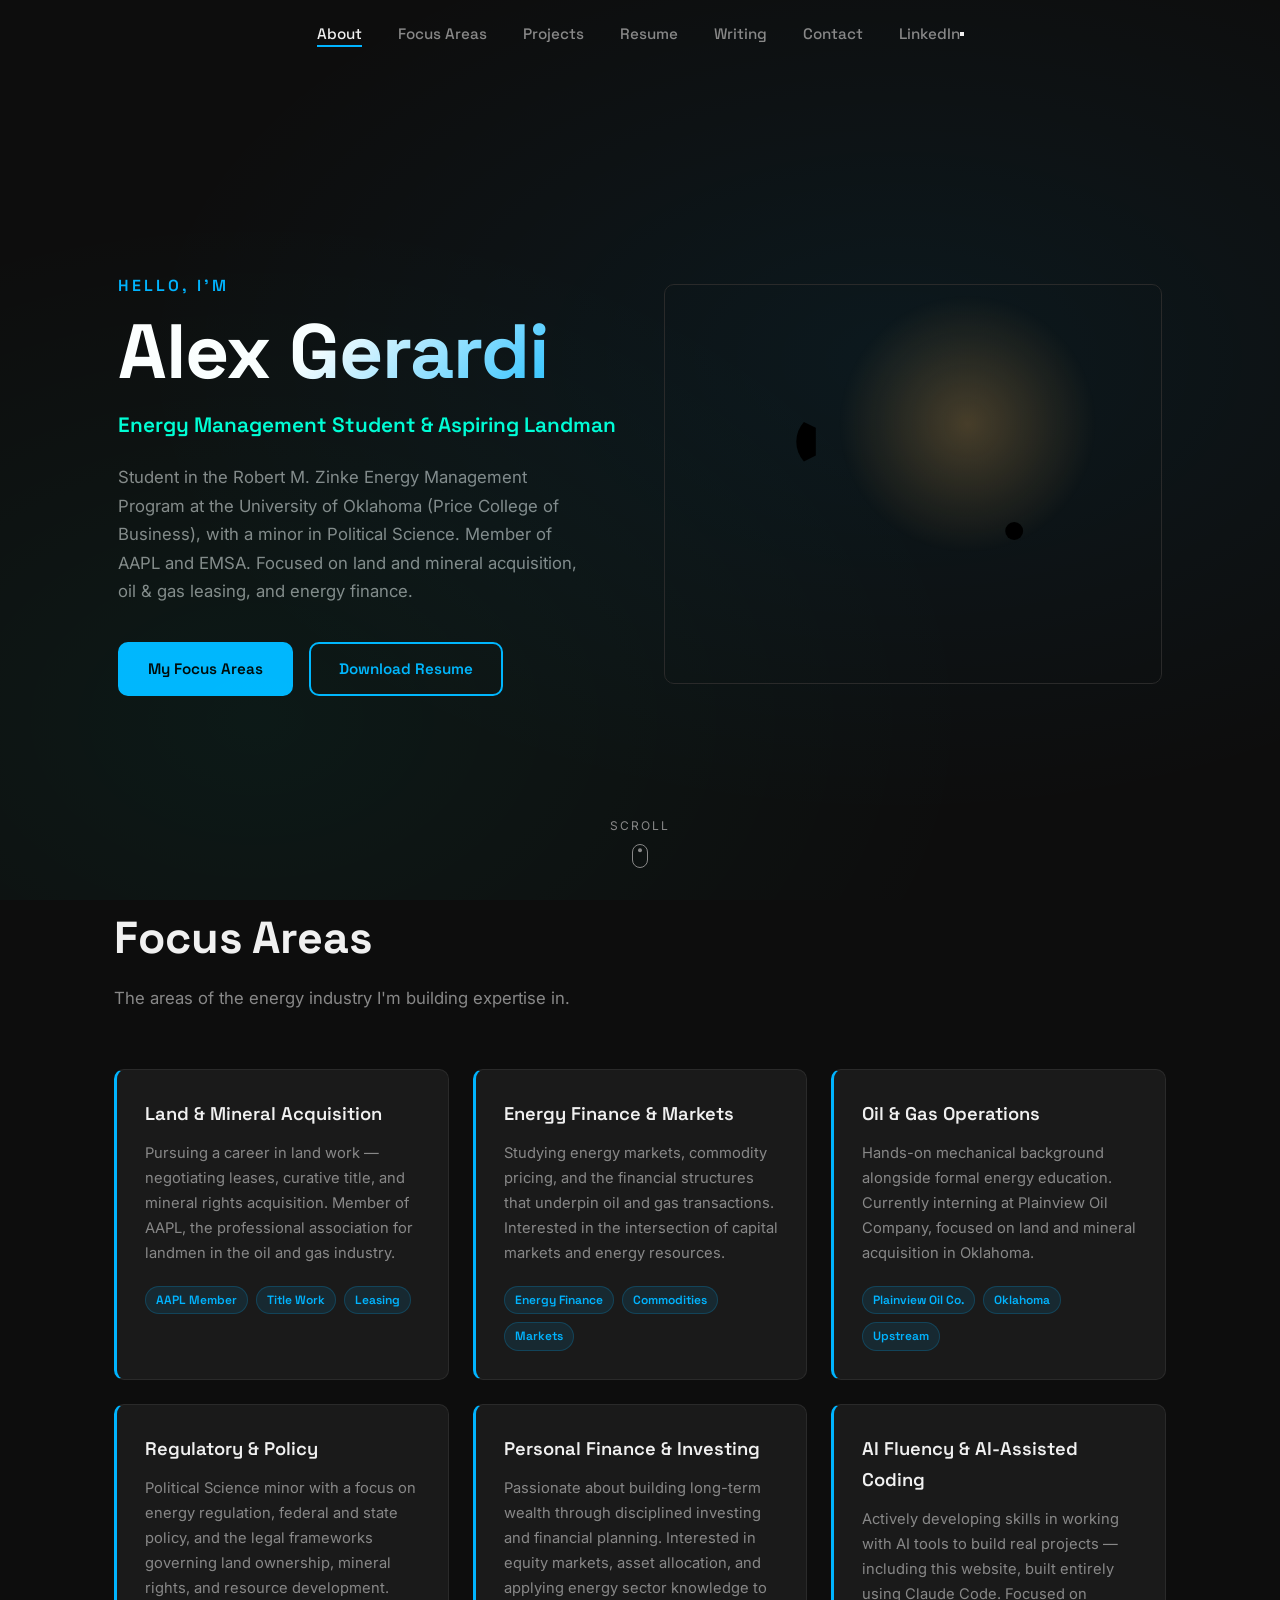
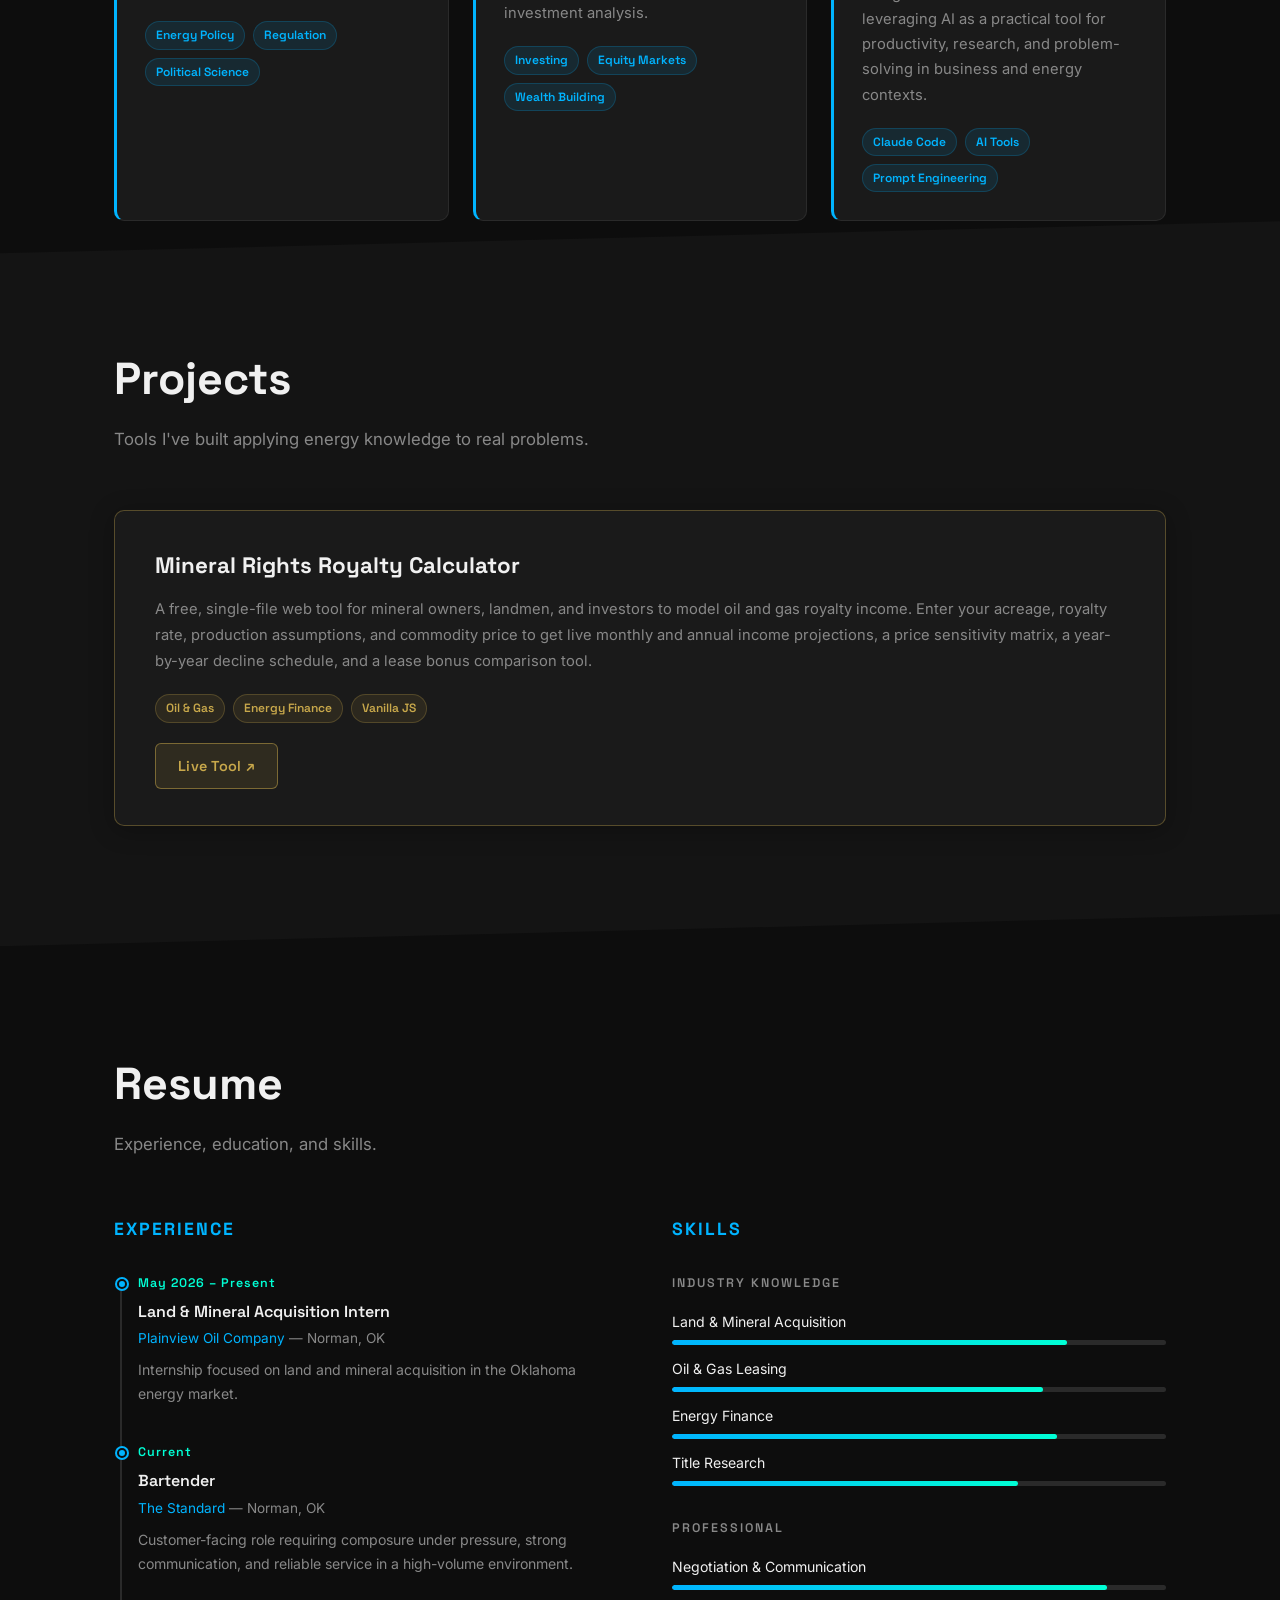
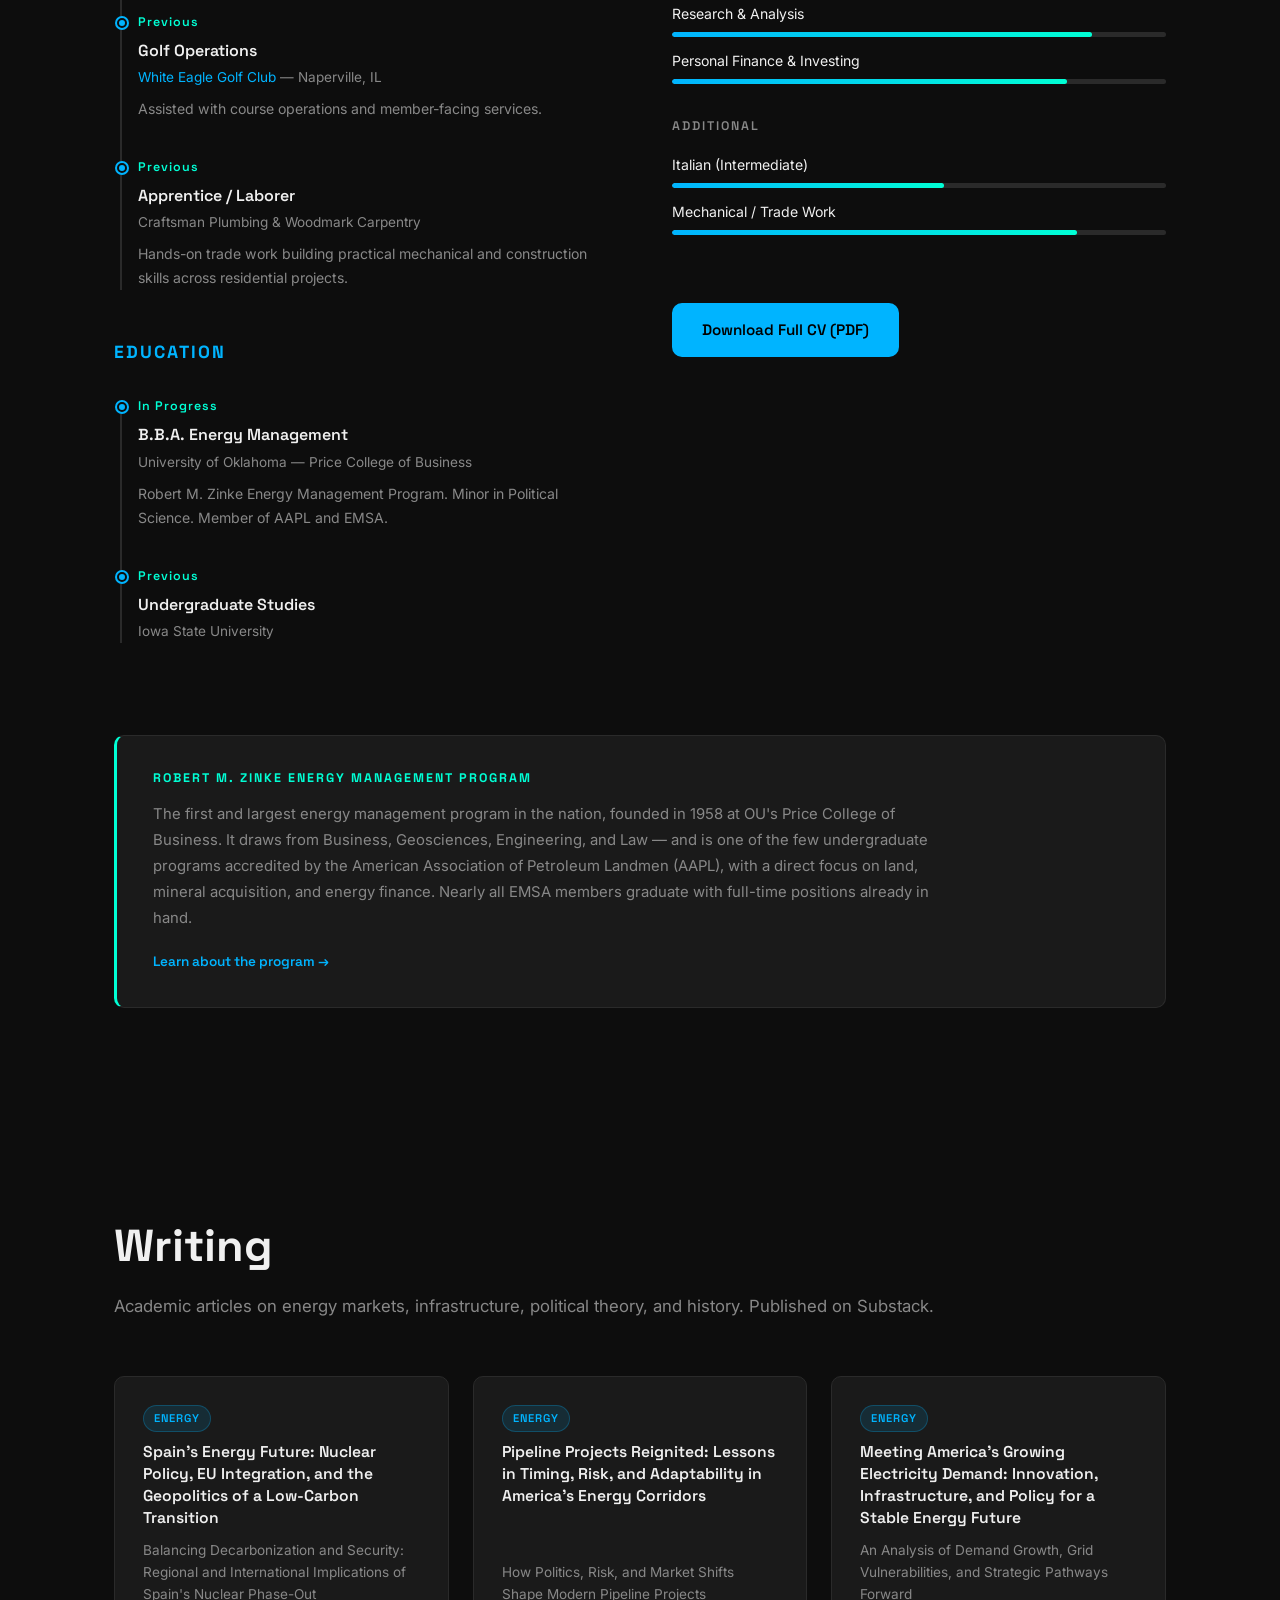
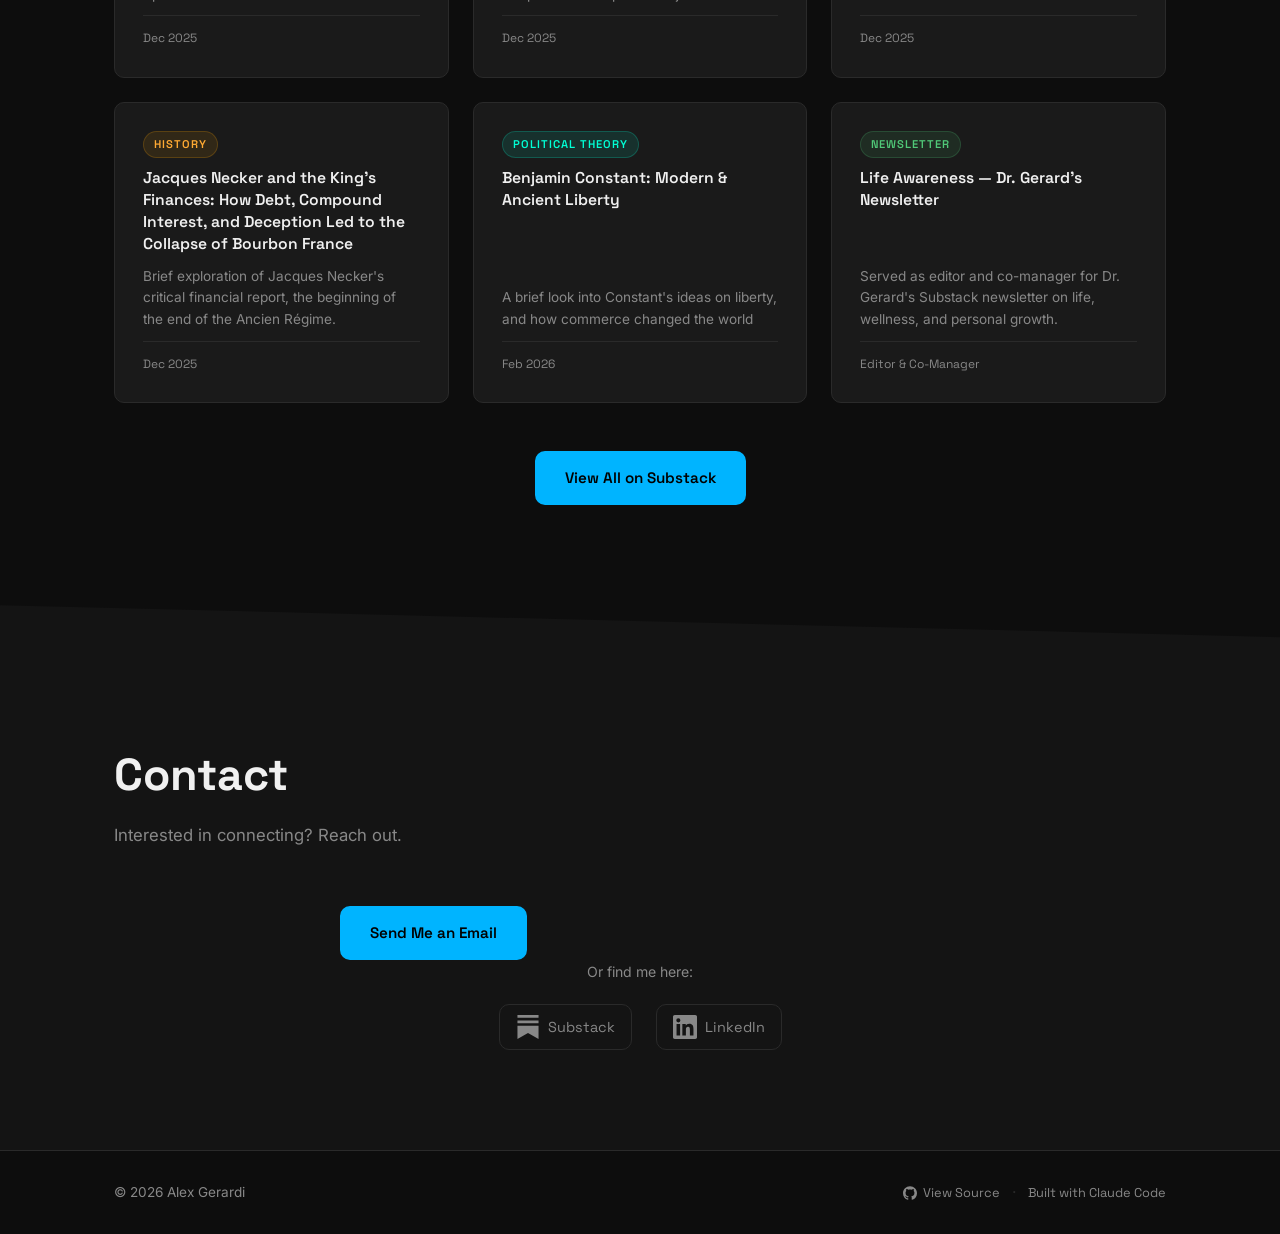
<file: index.html>
<!DOCTYPE html>
<html lang="en">
<head>
  <meta charset="UTF-8">
  <meta name="viewport" content="width=device-width, initial-scale=1.0">
  <title>Alex Gerardi: Portfolio</title>
  <link rel="preconnect" href="https://fonts.googleapis.com">
  <link rel="preconnect" href="https://fonts.gstatic.com" crossorigin>
  <link href="https://fonts.googleapis.com/css2?family=Playfair+Display:wght@400;600;700&family=Space+Grotesk:wght@400;600;700&family=Inter:wght@300;400;500;600&display=swap" rel="stylesheet">
  <link rel="icon" href="data:image/svg+xml,<svg xmlns='http://www.w3.org/2000/svg' viewBox='0 0 100 100'><rect width='100' height='100' rx='14' fill='%231c1814'/><text x='50' y='68' font-family='Georgia,serif' font-size='44' font-weight='700' fill='%23c4914a' text-anchor='middle'>AG</text></svg>">
  <link rel="stylesheet" href="style.css?v=10">
</head>
<body>

  <div id="loader" aria-hidden="true"><div class="loader-inner"><span>AG</span></div></div>

  <!-- NAVBAR -->
  <nav id="navbar">
    <div class="nav-inner container">
      <ul class="nav-links">
        <li><a href="#hero">About</a></li>
        <li><a href="#focus">Focus Areas</a></li>
        <li><a href="#projects">Projects</a></li>
        <li><a href="#resume">Resume</a></li>
        <li><a href="#writing">Writing</a></li>
        <li><a href="#contact">Contact</a></li>
        <li><a href="https://www.linkedin.com/in/alex-gerardi/" target="_blank" rel="noopener">LinkedIn</a></li>
      </ul>
      <button class="theme-toggle" id="themeToggle" aria-label="Toggle light/dark mode"></button>
      <button class="nav-toggle" aria-label="Toggle menu">
        <span></span><span></span><span></span>
      </button>
    </div>
  </nav>

  <main>

    <!-- HERO / ABOUT -->
    <section id="hero">
      <div class="hero-inner container">
        <div class="hero-text">
          <span class="hero-eyebrow">Hello, I'm</span>
          <h1>Alex Gerardi</h1>
          <p class="hero-role">Energy Management Student &amp; Aspiring Landman</p>
          <p class="hero-bio">Student in the Robert M. Zinke Energy Management Program at the University of Oklahoma (Price College of Business), with a minor in Political Science. Member of AAPL and EMSA. Focused on land and mineral acquisition, oil &amp; gas leasing, and energy finance.</p>
          <div class="hero-actions">
            <a href="#focus" class="btn">My Focus Areas</a>
            <a href="Gerardi_Resume.pdf" class="btn btn-outline" download>Download Resume</a>
          </div>
        </div>
        <div class="hero-visual" aria-hidden="true">
          <svg viewBox="0 20 500 330" xmlns="http://www.w3.org/2000/svg" preserveAspectRatio="xMidYMid meet">
            <defs>
              <radialGradient id="pj-sun" cx="50%" cy="50%" r="50%">
                <stop offset="0%" stop-color="rgba(196,145,74,0.32)"/>
                <stop offset="60%" stop-color="rgba(196,145,74,0.12)"/>
                <stop offset="100%" stop-color="rgba(196,145,74,0)"/>
              </radialGradient>
            </defs>

            <!-- sun glow -->
            <circle cx="305" cy="160" r="130" fill="url(#pj-sun)"/>
            <circle class="pj-sun-ring" cx="305" cy="160" r="56" fill="none" stroke-width="1.2"/>

            <!-- ground -->
            <line class="pj-frame" x1="30" y1="330" x2="470" y2="330" stroke-width="1.6"/>
            <g class="pj-grass" stroke-width="1.2">
              <line x1="60" y1="330" x2="66" y2="322"/><line x1="70" y1="330" x2="74" y2="324"/>
              <line x1="430" y1="330" x2="436" y2="322"/><line x1="442" y1="330" x2="446" y2="325"/>
            </g>

            <!-- samson post (A-frame) -->
            <g class="pj-frame" stroke-width="3" fill="none" stroke-linecap="round">
              <line x1="222" y1="330" x2="250" y2="180"/>
              <line x1="278" y1="330" x2="250" y2="180"/>
              <line x1="232" y1="276" x2="268" y2="276"/>
            </g>

            <!-- walking beam + horsehead (rocks) -->
            <g class="pj-beam">
              <line class="pj-frame" x1="140" y1="178" x2="356" y2="178" stroke-width="5" stroke-linecap="round"/>
              <path class="pj-accent" d="M 140 158 A 30 30 0 0 0 140 198 L 152 192 L 152 164 Z"/>
              <line class="pj-rod" x1="143" y1="198" x2="143" y2="296" stroke-width="1.6"/>
            </g>

            <!-- wellhead -->
            <g class="pj-frame" stroke-width="2.4" stroke-linecap="round">
              <line x1="143" y1="296" x2="143" y2="330"/>
              <line x1="132" y1="304" x2="154" y2="304"/>
              <line x1="135" y1="316" x2="151" y2="316"/>
            </g>

            <!-- crank + counterweight (spins) -->
            <g class="pj-crank">
              <circle class="pj-frame" cx="352" cy="296" r="26" fill="none" stroke-width="2.4"/>
              <line class="pj-frame" x1="352" y1="296" x2="352" y2="262" stroke-width="3"/>
              <circle class="pj-accent" cx="352" cy="268" r="9"/>
            </g>
            <!-- crank stand -->
            <g class="pj-frame" stroke-width="3" stroke-linecap="round">
              <line x1="338" y1="330" x2="352" y2="298"/>
              <line x1="366" y1="330" x2="352" y2="298"/>
            </g>
            <!-- pitman arm -->
            <line class="pj-rod" x1="356" y1="180" x2="352" y2="268" stroke-width="1.8" opacity="0.85"/>
          </svg>
        </div>
      </div>
      <div class="hero-scroll-hint">
        <span>Scroll</span>
        <svg width="16" height="24" viewBox="0 0 16 24" fill="none">
          <rect x="0.5" y="0.5" width="15" height="23" rx="7.5" stroke="currentColor"/>
          <circle cx="8" cy="6" r="2" fill="currentColor"><animate attributeName="cy" values="6;16;6" dur="1.8s" repeatCount="indefinite"/></circle>
        </svg>
      </div>
    </section>

    <!-- FOCUS AREAS -->
    <section id="focus">
      <div class="container">
        <h2 class="section-title fade-in">Focus Areas</h2>
        <p class="section-subtitle fade-in">The areas of the energy industry I'm building expertise in.</p>
        <div class="projects-grid">

          <article class="project-card fade-in">
            <div class="card-header">
              <h3>Land &amp; Mineral Acquisition</h3>
            </div>
            <p>Pursuing a career in land work — negotiating leases, curative title, and mineral rights acquisition. Member of AAPL, the professional association for landmen in the oil and gas industry.</p>
            <div class="card-tags">
              <span>AAPL Member</span><span>Title Work</span><span>Leasing</span>
            </div>
          </article>

          <article class="project-card fade-in">
            <div class="card-header">
              <h3>Energy Finance &amp; Markets</h3>
            </div>
            <p>Studying energy markets, commodity pricing, and the financial structures that underpin oil and gas transactions. Interested in the intersection of capital markets and energy resources.</p>
            <div class="card-tags">
              <span>Energy Finance</span><span>Commodities</span><span>Markets</span>
            </div>
          </article>

          <article class="project-card fade-in">
            <div class="card-header">
              <h3>Oil &amp; Gas Operations</h3>
            </div>
            <p>Hands-on mechanical background alongside formal energy education. Currently interning at Plainview Oil Company, focused on land and mineral acquisition in Oklahoma.</p>
            <div class="card-tags">
              <span>Plainview Oil Co.</span><span>Oklahoma</span><span>Upstream</span>
            </div>
          </article>

          <article class="project-card fade-in">
            <div class="card-header">
              <h3>Regulatory &amp; Policy</h3>
            </div>
            <p>Political Science minor with a focus on energy regulation, federal and state policy, and the legal frameworks governing land ownership, mineral rights, and resource development.</p>
            <div class="card-tags">
              <span>Energy Policy</span><span>Regulation</span><span>Political Science</span>
            </div>
          </article>

          <article class="project-card fade-in">
            <div class="card-header">
              <h3>Personal Finance &amp; Investing</h3>
            </div>
            <p>Passionate about building long-term wealth through disciplined investing and financial planning. Interested in equity markets, asset allocation, and applying energy sector knowledge to investment analysis.</p>
            <div class="card-tags">
              <span>Investing</span><span>Equity Markets</span><span>Wealth Building</span>
            </div>
          </article>

          <article class="project-card fade-in">
            <div class="card-header">
              <h3>AI Fluency &amp; AI-Assisted Coding</h3>
            </div>
            <p>Actively developing skills in working with AI tools to build real projects — including this website, built entirely using Claude Code. Focused on leveraging AI as a practical tool for productivity, research, and problem-solving in business and energy contexts.</p>
            <div class="card-tags">
              <span>Claude Code</span><span>AI Tools</span><span>Prompt Engineering</span>
            </div>
          </article>

        </div>
      </div>
    </section>

    <!-- PROJECTS -->
    <section id="projects">
      <div class="container">
        <h2 class="section-title fade-in">Projects</h2>
        <p class="section-subtitle fade-in">Tools I've built applying energy knowledge to real problems.</p>
        <div class="projects-wide-list">

          <article class="project-card-wide fade-in">
            <div class="project-card-wide-inner">
              <div class="project-card-wide-info">
                <h3>Mineral Rights Royalty Calculator</h3>
                <p>A free, single-file web tool for mineral owners, landmen, and investors to model oil and gas royalty income. Enter your acreage, royalty rate, production assumptions, and commodity price to get live monthly and annual income projections, a price sensitivity matrix, a year-by-year decline schedule, and a lease bonus comparison tool.</p>
                <div class="card-tags">
                  <span>Oil &amp; Gas</span><span>Energy Finance</span><span>Vanilla JS</span>
                </div>
                <div class="card-links">
                  <a href="https://aogerardi.github.io/mineralcalc" target="_blank" rel="noopener">Live Tool ↗</a>
                </div>
              </div>
            </div>
          </article>

        </div>
      </div>
    </section>

    <!-- RESUME -->
    <section id="resume">
      <div class="container">
        <h2 class="section-title fade-in">Resume</h2>
        <p class="section-subtitle fade-in">Experience, education, and skills.</p>

        <div class="resume-grid">
          <!-- LEFT: Timeline -->
          <div class="resume-timeline fade-in">
            <h3>Experience</h3>
            <ul class="timeline">
              <li>
                <span class="timeline-date">May 2026 – Present</span>
                <strong>Land &amp; Mineral Acquisition Intern</strong>
                <span class="timeline-company"><a href="https://plainviewoilcompany.com/" target="_blank" rel="noopener">Plainview Oil Company</a> — Norman, OK</span>
                <p>Internship focused on land and mineral acquisition in the Oklahoma energy market.</p>
              </li>
              <li>
                <span class="timeline-date">Current</span>
                <strong>Bartender</strong>
                <span class="timeline-company"><a href="https://www.thestandardnorman.com/" target="_blank" rel="noopener">The Standard</a> — Norman, OK</span>
                <p>Customer-facing role requiring composure under pressure, strong communication, and reliable service in a high-volume environment.</p>
              </li>
              <li>
                <span class="timeline-date">Previous</span>
                <strong>Golf Operations</strong>
                <span class="timeline-company"><a href="https://www.whiteeaglegc.com/" target="_blank" rel="noopener">White Eagle Golf Club</a> — Naperville, IL</span>
                <p>Assisted with course operations and member-facing services.</p>
              </li>
              <li>
                <span class="timeline-date">Previous</span>
                <strong>Apprentice / Laborer</strong>
                <span class="timeline-company">Craftsman Plumbing &amp; Woodmark Carpentry</span>
                <p>Hands-on trade work building practical mechanical and construction skills across residential projects.</p>
              </li>
            </ul>

            <h3 class="timeline-h3">Education</h3>
            <ul class="timeline">
              <li>
                <span class="timeline-date">In Progress</span>
                <strong>B.B.A. Energy Management</strong>
                <span class="timeline-company">University of Oklahoma — Price College of Business</span>
                <p>Robert M. Zinke Energy Management Program. Minor in Political Science. Member of AAPL and EMSA.</p>
              </li>
              <li>
                <span class="timeline-date">Previous</span>
                <strong>Undergraduate Studies</strong>
                <span class="timeline-company">Iowa State University</span>
              </li>
            </ul>
          </div>

          <!-- RIGHT: Skills -->
          <div class="resume-skills fade-in">
            <h3>Skills</h3>

            <div class="skill-group">
              <h4>Industry Knowledge</h4>
              <div class="skill-bar"><span class="skill-label">Land &amp; Mineral Acquisition</span><div class="bar"><div class="bar-fill" style="--pct: 80%"></div></div></div>
              <div class="skill-bar"><span class="skill-label">Oil &amp; Gas Leasing</span><div class="bar"><div class="bar-fill" style="--pct: 75%"></div></div></div>
              <div class="skill-bar"><span class="skill-label">Energy Finance</span><div class="bar"><div class="bar-fill" style="--pct: 78%"></div></div></div>
              <div class="skill-bar"><span class="skill-label">Title Research</span><div class="bar"><div class="bar-fill" style="--pct: 70%"></div></div></div>
            </div>

            <div class="skill-group">
              <h4>Professional</h4>
              <div class="skill-bar"><span class="skill-label">Negotiation &amp; Communication</span><div class="bar"><div class="bar-fill" style="--pct: 88%"></div></div></div>
              <div class="skill-bar"><span class="skill-label">Research &amp; Analysis</span><div class="bar"><div class="bar-fill" style="--pct: 85%"></div></div></div>
              <div class="skill-bar"><span class="skill-label">Personal Finance &amp; Investing</span><div class="bar"><div class="bar-fill" style="--pct: 80%"></div></div></div>
            </div>

            <div class="skill-group">
              <h4>Additional</h4>
              <div class="skill-bar"><span class="skill-label">Italian (Intermediate)</span><div class="bar"><div class="bar-fill" style="--pct: 55%"></div></div></div>
              <div class="skill-bar"><span class="skill-label">Mechanical / Trade Work</span><div class="bar"><div class="bar-fill" style="--pct: 82%"></div></div></div>
            </div>

            <a href="Gerardi_Resume.pdf" class="btn resume-dl" download>Download Full CV (PDF)</a>
          </div>
        </div>

        <div class="program-callout fade-in">
          <h4>Robert M. Zinke Energy Management Program</h4>
          <p>The first and largest energy management program in the nation, founded in 1958 at OU's Price College of Business. It draws from Business, Geosciences, Engineering, and Law — and is one of the few undergraduate programs accredited by the American Association of Petroleum Landmen (AAPL), with a direct focus on land, mineral acquisition, and energy finance. Nearly all EMSA members graduate with full-time positions already in hand.</p>
          <a href="https://www.ou.edu/price/undergrad-degree-programs/energy-management" target="_blank" rel="noopener" class="program-link">Learn about the program &rarr;</a>
        </div>

      </div>
    </section>

    <!-- WRITING -->
    <section id="writing">
      <div class="container">
        <h2 class="section-title fade-in">Writing</h2>
        <p class="section-subtitle fade-in">Academic articles on energy markets, infrastructure, political theory, and history. Published on Substack.</p>
        <div class="writing-grid">

          <a class="writing-card fade-in" href="https://alexgerardi.substack.com/p/spains-energy-future-nuclear-policy" target="_blank" rel="noopener">
            <span class="writing-tag energy">Energy</span>
            <h3>Spain's Energy Future: Nuclear Policy, EU Integration, and the Geopolitics of a Low-Carbon Transition</h3>
            <p>Balancing Decarbonization and Security: Regional and International Implications of Spain's Nuclear Phase-Out</p>
            <span class="writing-date">Dec 2025</span>
          </a>

          <a class="writing-card fade-in" href="https://alexgerardi.substack.com/p/pipeline-projects-reignited-lessons" target="_blank" rel="noopener">
            <span class="writing-tag energy">Energy</span>
            <h3>Pipeline Projects Reignited: Lessons in Timing, Risk, and Adaptability in America's Energy Corridors</h3>
            <p>How Politics, Risk, and Market Shifts Shape Modern Pipeline Projects</p>
            <span class="writing-date">Dec 2025</span>
          </a>

          <a class="writing-card fade-in" href="https://alexgerardi.substack.com/p/meeting-americas-growing-electricity" target="_blank" rel="noopener">
            <span class="writing-tag energy">Energy</span>
            <h3>Meeting America's Growing Electricity Demand: Innovation, Infrastructure, and Policy for a Stable Energy Future</h3>
            <p>An Analysis of Demand Growth, Grid Vulnerabilities, and Strategic Pathways Forward</p>
            <span class="writing-date">Dec 2025</span>
          </a>

          <a class="writing-card fade-in" href="https://alexgerardi.substack.com/p/jacques-necker-and-the-kings-finances" target="_blank" rel="noopener">
            <span class="writing-tag history">History</span>
            <h3>Jacques Necker and the King's Finances: How Debt, Compound Interest, and Deception Led to the Collapse of Bourbon France</h3>
            <p>Brief exploration of Jacques Necker's critical financial report, the beginning of the end of the Ancien Régime.</p>
            <span class="writing-date">Dec 2025</span>
          </a>


          <a class="writing-card fade-in" href="https://alexgerardi.substack.com/p/benjamin-constant-modern-and-ancient" target="_blank" rel="noopener">
            <span class="writing-tag politics">Political Theory</span>
            <h3>Benjamin Constant: Modern &amp; Ancient Liberty</h3>
            <p>A brief look into Constant's ideas on liberty, and how commerce changed the world</p>
            <span class="writing-date">Feb 2026</span>
          </a>


          <a class="writing-card fade-in" href="https://lifeawareness.substack.com/" target="_blank" rel="noopener">
            <span class="writing-tag newsletter">Newsletter</span>
            <h3>Life Awareness — Dr. Gerard's Newsletter</h3>
            <p>Served as editor and co-manager for Dr. Gerard's Substack newsletter on life, wellness, and personal growth.</p>
            <span class="writing-date">Editor &amp; Co-Manager</span>
          </a>

        </div>
        <div class="writing-cta fade-in">
          <a href="https://alexgerardi.substack.com" target="_blank" rel="noopener" class="btn">View All on Substack</a>
        </div>
      </div>
    </section>

    <!-- CONTACT -->
    <section id="contact">
      <div class="container">
        <h2 class="section-title fade-in">Contact</h2>
        <p class="section-subtitle fade-in">Interested in connecting? Reach out.</p>

        <div class="contact-wrap fade-in">
          <div class="contact-email-btn">
            <a href="mailto:alexogerardi@gmail.com" class="btn">Send Me an Email</a>
          </div>

          <div class="contact-socials">
            <p>Or find me here:</p>
            <div class="social-links">
              <a href="https://alexgerardi.substack.com" target="_blank" rel="noopener" aria-label="Substack">
                <svg viewBox="0 0 24 24" width="24" height="24" fill="currentColor"><path d="M22.539 8.242H1.46V5.406h21.08v2.836zM1.46 10.812V24L12 18.11 22.54 24V10.812H1.46zM22.54 0H1.46v2.836h21.08V0z"/></svg>
                Substack
              </a>
              <a href="https://www.linkedin.com/in/alex-gerardi/" target="_blank" rel="noopener" aria-label="LinkedIn">
                <svg viewBox="0 0 24 24" width="24" height="24" fill="currentColor"><path d="M20.447 20.452h-3.554v-5.569c0-1.328-.027-3.037-1.852-3.037-1.853 0-2.136 1.445-2.136 2.939v5.667H9.351V9h3.414v1.561h.046c.477-.9 1.637-1.85 3.37-1.85 3.601 0 4.267 2.37 4.267 5.455v6.286zM5.337 7.433a2.062 2.062 0 0 1-2.063-2.065 2.064 2.064 0 1 1 2.063 2.065zm1.782 13.019H3.555V9h3.564v11.452zM22.225 0H1.771C.792 0 0 .774 0 1.729v20.542C0 23.227.792 24 1.771 24h20.451C23.2 24 24 23.227 24 22.271V1.729C24 .774 23.2 0 22.222 0h.003z"/></svg>
                LinkedIn
              </a>
            </div>
          </div>
        </div>
      </div>
    </section>

  </main>

  <footer>
    <div class="container">
      <div class="footer-inner">
        <p>&copy; 2026 Alex Gerardi</p>
        <div class="footer-badges">
          <a href="https://github.com/aogerardi/aogerardi" target="_blank" rel="noopener" class="footer-badge">
            <svg viewBox="0 0 24 24" width="14" height="14" fill="currentColor"><path d="M12 .297c-6.63 0-12 5.373-12 12 0 5.303 3.438 9.8 8.205 11.385.6.113.82-.258.82-.577 0-.285-.01-1.04-.015-2.04-3.338.724-4.042-1.61-4.042-1.61C4.422 18.07 3.633 17.7 3.633 17.7c-1.087-.744.084-.729.084-.729 1.205.084 1.838 1.236 1.838 1.236 1.07 1.835 2.809 1.305 3.495.998.108-.776.417-1.305.76-1.605-2.665-.3-5.466-1.332-5.466-5.93 0-1.31.465-2.38 1.235-3.22-.135-.303-.54-1.523.105-3.176 0 0 1.005-.322 3.3 1.23.96-.267 1.98-.399 3-.405 1.02.006 2.04.138 3 .405 2.28-1.552 3.285-1.23 3.285-1.23.645 1.653.24 2.873.12 3.176.765.84 1.23 1.91 1.23 3.22 0 4.61-2.805 5.625-5.475 5.92.42.36.81 1.096.81 2.22 0 1.606-.015 2.896-.015 3.286 0 .315.21.69.825.57C20.565 22.092 24 17.592 24 12.297c0-6.627-5.373-12-12-12"/></svg>
            View Source
          </a>
          <span class="footer-sep">·</span>
          <a href="https://claude.ai/code" target="_blank" rel="noopener" class="footer-badge">Built with Claude Code</a>
        </div>
      </div>
    </div>
  </footer>

  <script src="script.js?v=4"></script>
</body>
</html>
</file>
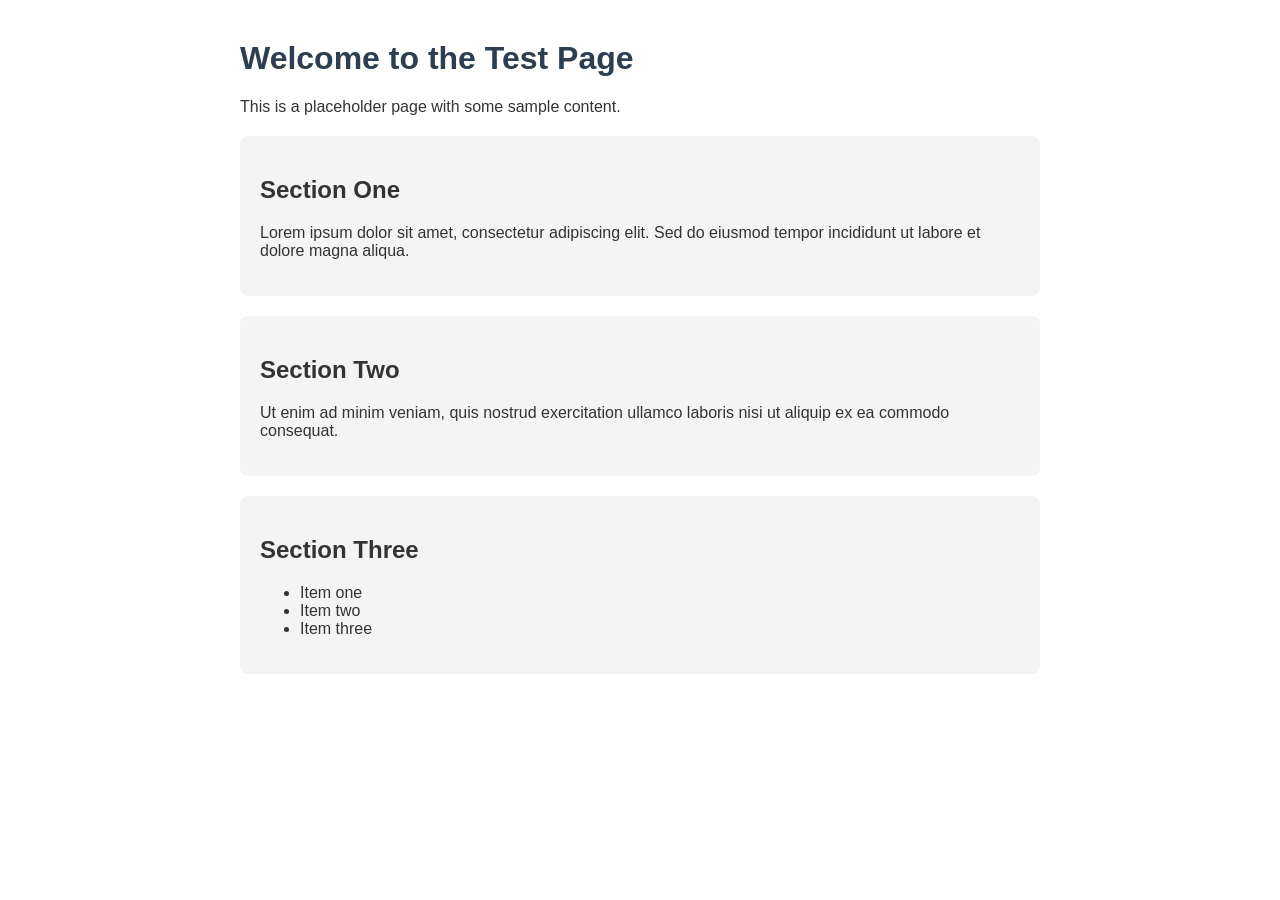
<file: test.html>
<!DOCTYPE html>
<html lang="en">
<head>
  <meta charset="UTF-8">
  <meta name="viewport" content="width=device-width, initial-scale=1.0">
  <title>Test Page</title>
  <style>
    body {
      font-family: Arial, sans-serif;
      max-width: 800px;
      margin: 40px auto;
      padding: 0 20px;
      color: #333;
    }
    h1 { color: #2c3e50; }
    .card {
      background: #f4f4f4;
      border-radius: 8px;
      padding: 20px;
      margin: 20px 0;
    }
  </style>
</head>
<body>
  <h1>Welcome to the Test Page</h1>
  <p>This is a placeholder page with some sample content.</p>

  <div class="card">
    <h2>Section One</h2>
    <p>Lorem ipsum dolor sit amet, consectetur adipiscing elit. Sed do eiusmod tempor incididunt ut labore et dolore magna aliqua.</p>
  </div>

  <div class="card">
    <h2>Section Two</h2>
    <p>Ut enim ad minim veniam, quis nostrud exercitation ullamco laboris nisi ut aliquip ex ea commodo consequat.</p>
  </div>

  <div class="card">
    <h2>Section Three</h2>
    <ul>
      <li>Item one</li>
      <li>Item two</li>
      <li>Item three</li>
    </ul>
  </div>
</body>
</html>
</file>
<file: style.css>
/* =====================
   RESET
   ===================== */
*, *::before, *::after {
  box-sizing: border-box;
  margin: 0;
  padding: 0;
}

/* =====================
   CUSTOM PROPERTIES
   ===================== */
:root {
  --bg-primary:    #0d0d0d;
  --bg-secondary:  #141414;
  --bg-card:       #1a1a1a;
  --accent-blue:   #00b4ff;
  --accent-teal:   #00ffd5;
  --text-primary:  #f0f0f0;
  --text-muted:    #888888;
  --border:        #2a2a2a;
  --font-heading:  'Space Grotesk', sans-serif;
  --font-body:     'Inter', sans-serif;
  --nav-height:    68px;
  --max-width:     1100px;
  --radius:        10px;
  --transition:    0.25s ease;
}

/* =====================
   BASE
   ===================== */
html {
  scroll-behavior: smooth;
  font-size: 16px;
}

body {
  background-color: var(--bg-primary);
  color: var(--text-primary);
  font-family: var(--font-body);
  line-height: 1.7;
  -webkit-font-smoothing: antialiased;
}

a {
  color: var(--accent-blue);
  text-decoration: none;
  transition: color var(--transition);
}

a:hover { color: var(--accent-teal); }

img { max-width: 100%; display: block; }

/* =====================
   UTILITIES
   ===================== */
.container {
  max-width: var(--max-width);
  margin: 0 auto;
  padding: 0 24px;
}

.section-title {
  font-family: var(--font-heading);
  font-size: clamp(2rem, 4vw, 2.8rem);
  font-weight: 700;
  color: var(--text-primary);
  margin-bottom: 8px;
}

.section-subtitle {
  color: var(--text-muted);
  font-size: 1.05rem;
  margin-bottom: 56px;
}

.btn {
  display: inline-flex;
  align-items: center;
  gap: 8px;
  padding: 12px 28px;
  background: var(--accent-blue);
  color: #000;
  font-family: var(--font-heading);
  font-weight: 600;
  font-size: 0.95rem;
  border: 2px solid var(--accent-blue);
  border-radius: var(--radius);
  cursor: pointer;
  transition: background var(--transition), color var(--transition), transform var(--transition), box-shadow var(--transition);
}

.btn:hover {
  background: var(--accent-teal);
  border-color: var(--accent-teal);
  color: #000;
  transform: translateY(-2px);
  box-shadow: 0 8px 24px rgba(0, 180, 255, 0.25);
}

.btn-outline {
  background: transparent;
  color: var(--accent-blue);
}

.btn-outline:hover {
  background: var(--accent-teal);
  border-color: var(--accent-teal);
  color: #000;
}

/* =====================
   FADE-IN ANIMATION
   ===================== */
.fade-in {
  opacity: 0;
  transform: translateY(28px);
  transition: opacity 0.6s ease, transform 0.6s ease;
}

.fade-in.visible {
  opacity: 1;
  transform: translateY(0);
}

/* =====================
   NAVBAR
   ===================== */
#navbar {
  position: fixed;
  top: 0;
  left: 0;
  right: 0;
  z-index: 100;
  height: var(--nav-height);
  transition: background var(--transition), backdrop-filter var(--transition), border-bottom var(--transition);
}

#navbar.scrolled {
  background: rgba(13, 13, 13, 0.88);
  backdrop-filter: blur(12px);
  -webkit-backdrop-filter: blur(12px);
  border-bottom: 1px solid var(--border);
}

.nav-inner {
  display: flex;
  align-items: center;
  justify-content: center;
  height: 100%;
}

.nav-logo {
  font-family: var(--font-heading);
  font-size: 1.3rem;
  font-weight: 700;
  color: var(--accent-blue);
  letter-spacing: 1px;
}

.nav-logo:hover { color: var(--accent-teal); }

.nav-links {
  list-style: none;
  display: flex;
  gap: 36px;
}

.nav-links a {
  color: var(--text-muted);
  font-size: 0.95rem;
  font-family: var(--font-heading);
  font-weight: 500;
  position: relative;
  padding-bottom: 2px;
}

.nav-links a::after {
  content: '';
  position: absolute;
  bottom: -2px;
  left: 0;
  width: 0;
  height: 2px;
  background: var(--accent-blue);
  transition: width var(--transition);
}

.nav-links a:hover,
.nav-links a.active {
  color: var(--text-primary);
}

.nav-links a:hover::after,
.nav-links a.active::after {
  width: 100%;
}

.nav-toggle {
  display: none;
  flex-direction: column;
  gap: 5px;
  background: none;
  border: none;
  cursor: pointer;
  padding: 4px;
}

.nav-toggle span {
  display: block;
  width: 24px;
  height: 2px;
  background: var(--text-primary);
  transition: transform var(--transition), opacity var(--transition);
}

#navbar.nav-open .nav-toggle span:nth-child(1) { transform: translateY(7px) rotate(45deg); }
#navbar.nav-open .nav-toggle span:nth-child(2) { opacity: 0; }
#navbar.nav-open .nav-toggle span:nth-child(3) { transform: translateY(-7px) rotate(-45deg); }

/* =====================
   HERO
   ===================== */
#hero {
  min-height: 100vh;
  display: flex;
  flex-direction: column;
  justify-content: center;
  padding-top: var(--nav-height);
  position: relative;
  overflow: hidden;
}

#hero::before {
  content: '';
  position: absolute;
  inset: 0;
  background: radial-gradient(ellipse at 70% 40%, rgba(0, 180, 255, 0.07) 0%, transparent 60%),
              radial-gradient(ellipse at 20% 80%, rgba(0, 255, 213, 0.05) 0%, transparent 50%);
  pointer-events: none;
}

.hero-inner {
  display: grid;
  grid-template-columns: 1fr 1fr;
  align-items: center;
  gap: 48px;
  padding-top: 48px;
  padding-bottom: 48px;
}

.hero-eyebrow {
  display: block;
  color: var(--accent-blue);
  font-family: var(--font-heading);
  font-size: 1rem;
  font-weight: 600;
  letter-spacing: 3px;
  text-transform: uppercase;
  margin-bottom: 12px;
  opacity: 0;
  animation: hello-in 0.6s ease forwards;
  animation-delay: 0.7s;
}

@keyframes hello-in {
  from { opacity: 0; transform: translateX(-18px); }
  to   { opacity: 1; transform: translateX(0); }
}

.hero-text h1 {
  font-family: var(--font-heading);
  font-size: clamp(2.8rem, 6vw, 5.5rem);
  font-weight: 700;
  line-height: 1.05;
  letter-spacing: -1px;
  margin-bottom: 16px;
  background: linear-gradient(135deg, #fff 40%, var(--accent-blue));
  -webkit-background-clip: text;
  -webkit-text-fill-color: transparent;
  background-clip: text;
}

.hero-role {
  font-family: var(--font-heading);
  font-size: clamp(1rem, 2vw, 1.3rem);
  color: var(--accent-teal);
  font-weight: 600;
  margin-bottom: 20px;
}

.hero-bio {
  color: var(--text-muted);
  font-size: 1.05rem;
  max-width: 480px;
  margin-bottom: 36px;
}

.hero-actions {
  display: flex;
  gap: 16px;
  flex-wrap: wrap;
}

.hero-visual {
  position: relative;
  height: 400px;
  border-radius: var(--radius);
  overflow: hidden;
  border: 1px solid var(--border);
}

#particles {
  width: 100%;
  height: 100%;
  display: block;
}

.hero-scroll-hint {
  position: absolute;
  bottom: 32px;
  left: 50%;
  transform: translateX(-50%);
  display: flex;
  flex-direction: column;
  align-items: center;
  gap: 8px;
  color: var(--text-muted);
  font-size: 0.75rem;
  letter-spacing: 2px;
  text-transform: uppercase;
}

/* =====================
   PROJECTS
   ===================== */
#projects {
  padding: 100px 0;
  background: var(--bg-secondary);
  clip-path: polygon(0 32px, 100% 0, 100% calc(100% - 32px), 0 100%);
  padding: 120px 0;
}

.projects-grid {
  display: grid;
  grid-template-columns: repeat(auto-fill, minmax(300px, 1fr));
  gap: 24px;
}

.project-card {
  background: var(--bg-card);
  border: 1px solid var(--border);
  border-left: 3px solid var(--accent-blue);
  border-radius: var(--radius);
  padding: 28px;
  transition: transform var(--transition), box-shadow var(--transition), border-left-color var(--transition);
}

.project-card:hover {
  transform: translateY(-6px);
  box-shadow: 0 16px 40px rgba(0, 180, 255, 0.12);
  border-left-color: var(--accent-teal);
}

.card-header {
  display: flex;
  align-items: flex-start;
  justify-content: space-between;
  gap: 12px;
  margin-bottom: 12px;
}

.card-header h3 {
  font-family: var(--font-heading);
  font-size: 1.15rem;
  font-weight: 600;
  color: var(--text-primary);
}

.card-links {
  display: flex;
  gap: 12px;
  flex-shrink: 0;
}

.card-links a {
  display: flex;
  align-items: center;
  gap: 4px;
  font-size: 0.8rem;
  color: var(--text-muted);
  transition: color var(--transition);
}

.card-links a:hover { color: var(--accent-teal); }

.project-card > p {
  color: var(--text-muted);
  font-size: 0.92rem;
  margin-bottom: 20px;
}

.card-tags {
  display: flex;
  flex-wrap: wrap;
  gap: 8px;
}

.card-tags span {
  background: rgba(0, 180, 255, 0.1);
  color: var(--accent-blue);
  border: 1px solid rgba(0, 180, 255, 0.2);
  font-size: 0.75rem;
  font-family: var(--font-heading);
  font-weight: 600;
  padding: 3px 10px;
  border-radius: 20px;
}

/* =====================
   PROJECTS — WIDE CARDS
   ===================== */
.projects-wide-list {
  display: flex;
  flex-direction: column;
  gap: 28px;
}

.project-card-wide {
  background: var(--bg-card);
  border: 1.5px solid rgba(200, 168, 75, 0.35);
  border-radius: var(--radius);
  overflow: hidden;
  box-shadow: 0 4px 24px rgba(0, 0, 0, 0.28);
  transition: transform var(--transition), box-shadow var(--transition), border-color var(--transition);
}

.project-card-wide:hover {
  transform: translateY(-4px);
  box-shadow: 0 16px 48px rgba(200, 168, 75, 0.18);
  border-color: rgba(200, 168, 75, 0.65);
}

.project-card-wide-inner {
  display: grid;
  grid-template-columns: 1fr;
  min-height: 260px;
}

.project-card-wide-info {
  padding: 36px 40px;
  display: flex;
  flex-direction: column;
  justify-content: center;
  gap: 0;
}

.project-card-wide-info h3 {
  font-family: var(--font-heading);
  font-size: 1.4rem;
  font-weight: 700;
  color: var(--text-primary);
  margin-bottom: 12px;
}

.project-card-wide-info > p {
  color: var(--text-muted);
  font-size: 0.92rem;
  line-height: 1.75;
  margin-bottom: 20px;
}

/* Gold-tinted tags and links inside wide project cards */
.project-card-wide .card-tags {
  margin-bottom: 20px;
}

.project-card-wide .card-tags span {
  background: rgba(200, 168, 75, 0.1);
  color: #c8a84b;
  border-color: rgba(200, 168, 75, 0.25);
}

.project-card-wide .card-links a {
  display: inline-flex;
  align-items: center;
  gap: 6px;
  padding: 10px 22px;
  background: rgba(200, 168, 75, 0.12);
  border: 1.5px solid rgba(200, 168, 75, 0.5);
  border-radius: 6px;
  font-size: 0.9rem;
  font-family: var(--font-heading);
  font-weight: 600;
  color: #c8a84b;
  letter-spacing: 0.02em;
  transition: background var(--transition), border-color var(--transition), color var(--transition);
}

.project-card-wide .card-links a:hover {
  background: rgba(200, 168, 75, 0.22);
  border-color: #c8a84b;
  color: #e8c86a;
}

/* Right image panel */
.project-card-wide-image {
  position: relative;
  overflow: hidden;
}

.project-card-wide-image img {
  width: 100%;
  height: 100%;
  object-fit: cover;
  object-position: center;
  display: block;
}

/* Gradient fades the image into the card background on the left edge */
.project-card-wide-image::before {
  content: '';
  position: absolute;
  inset: 0;
  background: linear-gradient(to right, var(--bg-card) 0%, rgba(26, 26, 26, 0.55) 35%, transparent 75%);
  z-index: 1;
  pointer-events: none;
}

/* Mobile: stack image below info */
@media (max-width: 768px) {
  .project-card-wide-inner {
    grid-template-columns: 1fr;
  }

  .project-card-wide-info {
    padding: 28px 24px;
  }

  .project-card-wide-image {
    height: 200px;
  }

  /* On mobile the gradient fades down from the top instead of left */
  .project-card-wide-image::before {
    background: linear-gradient(to bottom, var(--bg-card) 0%, transparent 50%);
  }
}

/* =====================
   WRITING
   ===================== */
#writing {
  padding: 100px 0;
}

.writing-grid {
  display: grid;
  grid-template-columns: repeat(auto-fill, minmax(300px, 1fr));
  gap: 24px;
  margin-bottom: 48px;
}

.writing-card {
  display: flex;
  flex-direction: column;
  gap: 10px;
  background: var(--bg-card);
  border: 1px solid var(--border);
  border-radius: var(--radius);
  padding: 28px;
  color: var(--text-primary);
  text-decoration: none;
  transition: transform var(--transition), box-shadow var(--transition), border-color var(--transition);
}

.writing-card:hover {
  transform: translateY(-5px);
  box-shadow: 0 16px 40px rgba(0, 180, 255, 0.1);
  border-color: var(--accent-blue);
  color: var(--text-primary);
}

.writing-card h3 {
  font-family: var(--font-heading);
  font-size: 0.98rem;
  font-weight: 600;
  line-height: 1.4;
  flex: 1;
}

.writing-card p {
  font-size: 0.85rem;
  color: var(--text-muted);
  line-height: 1.6;
}

.writing-date {
  font-size: 0.75rem;
  color: var(--text-muted);
  font-family: var(--font-heading);
  margin-top: auto;
  padding-top: 12px;
  border-top: 1px solid var(--border);
}

.writing-tag {
  display: inline-block;
  font-size: 0.7rem;
  font-family: var(--font-heading);
  font-weight: 600;
  padding: 3px 10px;
  border-radius: 20px;
  text-transform: uppercase;
  letter-spacing: 1px;
  width: fit-content;
}

.writing-tag.energy {
  background: rgba(0, 180, 255, 0.12);
  color: var(--accent-blue);
  border: 1px solid rgba(0, 180, 255, 0.25);
}

.writing-tag.history {
  background: rgba(255, 165, 0, 0.1);
  color: #ffaa33;
  border: 1px solid rgba(255, 165, 0, 0.2);
}

.writing-tag.politics {
  background: rgba(0, 255, 213, 0.1);
  color: var(--accent-teal);
  border: 1px solid rgba(0, 255, 213, 0.2);
}

.writing-tag.academic {
  background: rgba(180, 100, 255, 0.1);
  color: #bb77ff;
  border: 1px solid rgba(180, 100, 255, 0.2);
}

.writing-tag.newsletter {
  background: rgba(80, 200, 120, 0.1);
  color: #50c878;
  border: 1px solid rgba(80, 200, 120, 0.2);
}

.writing-cta {
  text-align: center;
}

/* =====================
   RESUME
   ===================== */
#resume {
  padding: 100px 0;
}

.resume-grid {
  display: grid;
  grid-template-columns: 1fr 1fr;
  gap: 64px;
  align-items: start;
}

.resume-timeline h3,
.resume-skills h3 {
  font-family: var(--font-heading);
  font-size: 1.1rem;
  font-weight: 700;
  color: var(--accent-blue);
  text-transform: uppercase;
  letter-spacing: 2px;
  margin-bottom: 28px;
}

.timeline-h3 { margin-top: 48px !important; }

.timeline {
  list-style: none;
  position: relative;
  padding-left: 24px;
}

.timeline::before {
  content: '';
  position: absolute;
  left: 6px;
  top: 6px;
  bottom: 0;
  width: 2px;
  background: var(--border);
}

.timeline li {
  position: relative;
  margin-bottom: 36px;
}

.timeline li::before {
  content: '';
  position: absolute;
  left: -21px;
  top: 6px;
  width: 10px;
  height: 10px;
  border-radius: 50%;
  background: var(--accent-blue);
  border: 2px solid var(--bg-primary);
  box-shadow: 0 0 0 2px var(--accent-blue);
}

.timeline-date {
  display: block;
  font-size: 0.78rem;
  color: var(--accent-teal);
  font-family: var(--font-heading);
  font-weight: 600;
  letter-spacing: 1px;
  margin-bottom: 4px;
}

.timeline li strong {
  display: block;
  font-family: var(--font-heading);
  font-size: 1rem;
  font-weight: 600;
  color: var(--text-primary);
  margin-bottom: 2px;
}

.timeline-company {
  display: block;
  font-size: 0.85rem;
  color: var(--text-muted);
  margin-bottom: 8px;
}

.timeline li p {
  font-size: 0.88rem;
  color: var(--text-muted);
}

.skill-group {
  margin-bottom: 32px;
}

.skill-group h4 {
  font-family: var(--font-heading);
  font-size: 0.78rem;
  font-weight: 600;
  color: var(--text-muted);
  text-transform: uppercase;
  letter-spacing: 2px;
  margin-bottom: 16px;
}

.skill-bar {
  margin-bottom: 12px;
}

.skill-label {
  display: block;
  font-size: 0.88rem;
  margin-bottom: 6px;
  color: var(--text-primary);
}

.bar {
  height: 5px;
  background: var(--border);
  border-radius: 4px;
  overflow: hidden;
}

.bar-fill {
  height: 100%;
  width: 0;
  border-radius: 4px;
  background: linear-gradient(90deg, var(--accent-blue), var(--accent-teal));
  transition: width 1s cubic-bezier(0.4, 0, 0.2, 1);
}

.resume-skills.visible .bar-fill {
  width: var(--pct);
}

.resume-dl {
  margin-top: 36px;
}

.program-callout {
  margin-top: 56px;
  padding: 32px 36px;
  background: var(--bg-card);
  border: 1px solid var(--border);
  border-left: 3px solid var(--accent-teal);
  border-radius: var(--radius);
}

.program-callout h4 {
  font-family: var(--font-heading);
  font-size: 0.78rem;
  font-weight: 700;
  color: var(--accent-teal);
  text-transform: uppercase;
  letter-spacing: 2px;
  margin-bottom: 12px;
}

.program-callout p {
  color: var(--text-muted);
  font-size: 0.93rem;
  line-height: 1.75;
  max-width: 780px;
  margin-bottom: 16px;
}

.program-link {
  font-family: var(--font-heading);
  font-size: 0.85rem;
  font-weight: 600;
  color: var(--accent-blue);
  transition: color var(--transition);
}

.program-link:hover { color: var(--accent-teal); }

/* =====================
   CONTACT
   ===================== */
#contact {
  padding: 100px 0;
  background: var(--bg-secondary);
  clip-path: polygon(0 0, 100% 32px, 100% 100%, 0 100%);
  padding-top: 132px;
}

.contact-wrap {
  max-width: 600px;
  margin: 0 auto;
}

.contact-email-cta {
  text-align: center;
  margin-bottom: 48px;
  padding: 40px;
  background: var(--bg-card);
  border: 1px solid var(--border);
  border-radius: var(--radius);
}

.contact-email-cta p {
  color: var(--text-muted);
  font-size: 1rem;
  margin-bottom: 28px;
  line-height: 1.8;
}

.contact-socials p {
  color: var(--text-muted);
  font-size: 0.88rem;
  text-align: center;
  margin-bottom: 20px;
}

.social-links {
  display: flex;
  justify-content: center;
  gap: 24px;
}

.social-links a {
  display: flex;
  align-items: center;
  gap: 8px;
  color: var(--text-muted);
  font-size: 0.9rem;
  font-family: var(--font-heading);
  padding: 10px 16px;
  border: 1px solid var(--border);
  border-radius: var(--radius);
  transition: color var(--transition), border-color var(--transition), background var(--transition);
}

.social-links a:hover {
  color: var(--accent-teal);
  border-color: var(--accent-teal);
  background: rgba(0, 255, 213, 0.05);
}

/* =====================
   FOOTER
   ===================== */
footer {
  padding: 28px 0;
  border-top: 1px solid var(--border);
  text-align: center;
}

footer p {
  color: var(--text-muted);
  font-size: 0.85rem;
}

/* =====================
   MEDIA QUERIES
   ===================== */
@media (max-width: 768px) {
  .nav-toggle { display: flex; }
  .nav-inner { justify-content: flex-end; }

  .nav-links {
    position: fixed;
    top: var(--nav-height);
    left: 0;
    right: 0;
    background: rgba(13, 13, 13, 0.97);
    backdrop-filter: blur(12px);
    flex-direction: column;
    align-items: center;
    padding: 32px 0;
    gap: 28px;
    transform: translateY(-120%);
    transition: transform 0.3s ease;
    border-bottom: 1px solid var(--border);
  }

  #navbar.nav-open .nav-links {
    transform: translateY(0);
  }

  .hero-inner {
    grid-template-columns: 1fr;
    text-align: center;
  }

  .hero-bio { margin-left: auto; margin-right: auto; }

  .hero-actions { justify-content: center; }

  .hero-visual { display: none; }

  .resume-grid {
    grid-template-columns: 1fr;
    gap: 48px;
  }

  #projects {
    clip-path: polygon(0 16px, 100% 0, 100% calc(100% - 16px), 0 100%);
    padding: 80px 0;
  }

  #contact {
    clip-path: polygon(0 0, 100% 16px, 100% 100%, 0 100%);
    padding-top: 100px;
  }

  .social-links {
    flex-direction: column;
    align-items: center;
  }
}

@media (max-width: 480px) {
  .projects-grid { grid-template-columns: 1fr; }

  .hero-actions { flex-direction: column; align-items: center; }
  .hero-actions .btn { width: 100%; justify-content: center; }
}

/* =====================
   LOADER
   ===================== */
#loader {
  position: fixed;
  inset: 0;
  z-index: 9999;
  background: var(--bg-primary);
  display: flex;
  align-items: center;
  justify-content: center;
  transition: opacity 0.5s ease;
}

#loader.hidden {
  opacity: 0;
  pointer-events: none;
}

.loader-inner span {
  font-family: var(--font-heading);
  font-size: 2.2rem;
  font-weight: 700;
  color: var(--accent-blue);
  letter-spacing: 6px;
  animation: loader-pulse 0.9s ease-in-out infinite alternate;
}

@keyframes loader-pulse {
  from { opacity: 0.3; }
  to   { opacity: 1; }
}


/* =====================
   FOOTER (updated)
   ===================== */
.footer-inner {
  display: flex;
  align-items: center;
  justify-content: space-between;
  flex-wrap: wrap;
  gap: 12px;
}

.footer-badges {
  display: flex;
  align-items: center;
  gap: 12px;
}

.footer-badge {
  display: flex;
  align-items: center;
  gap: 6px;
  font-size: 0.8rem;
  color: var(--text-muted);
  font-family: var(--font-heading);
  transition: color var(--transition);
}

.footer-badge:hover { color: var(--accent-blue); }

.footer-sep { color: var(--border); }
</file>
